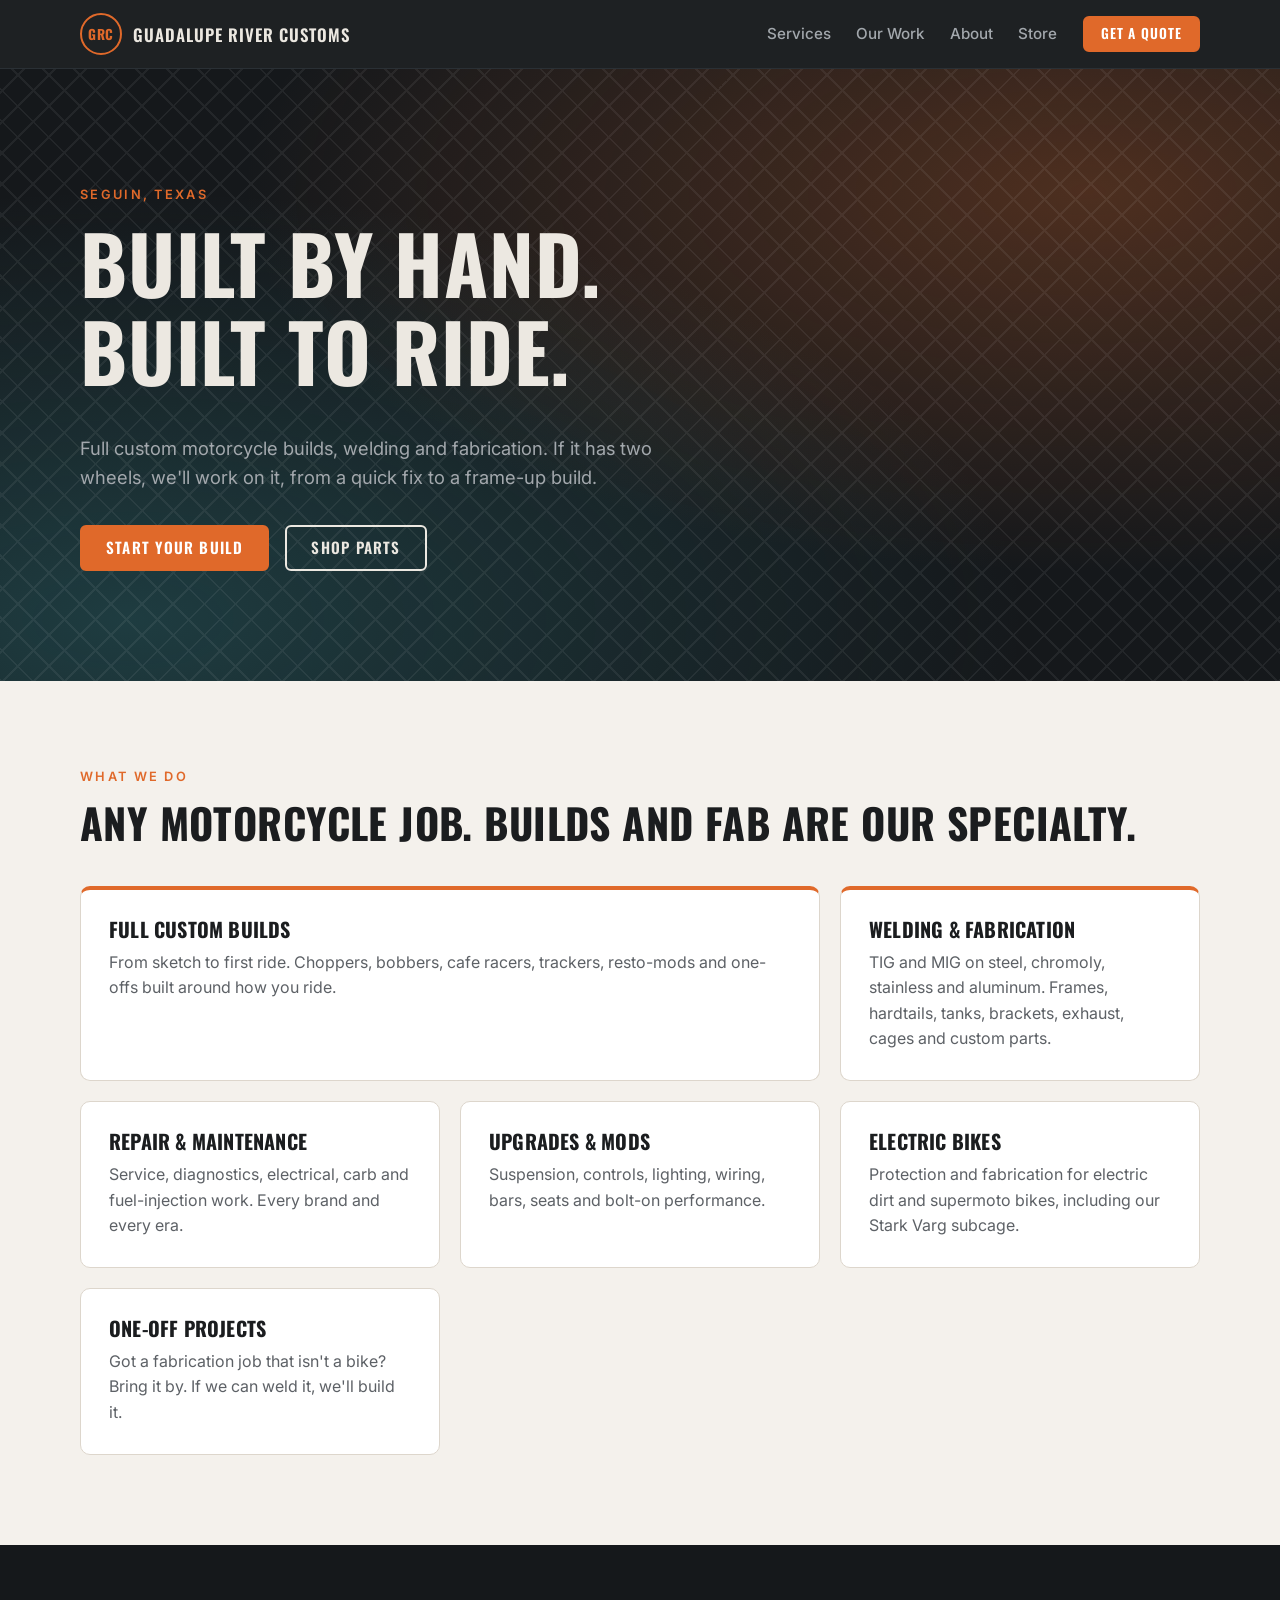
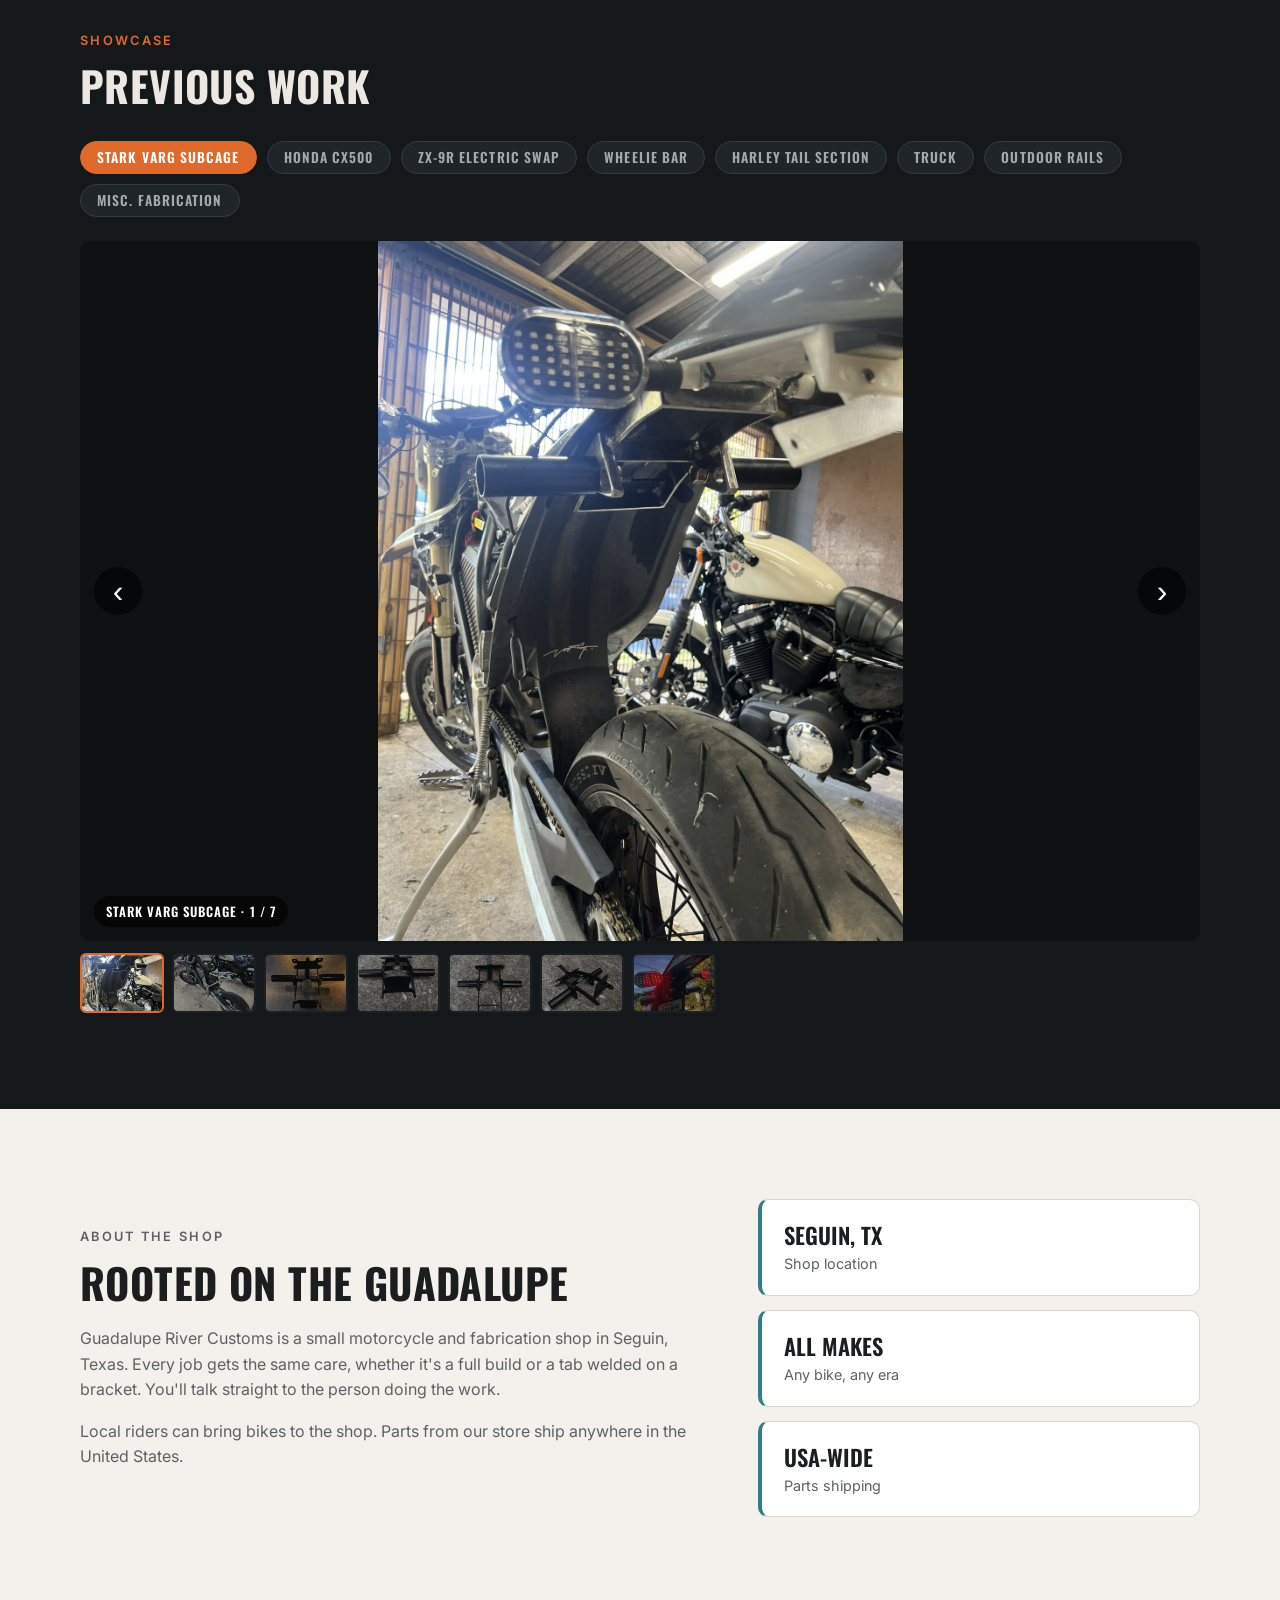
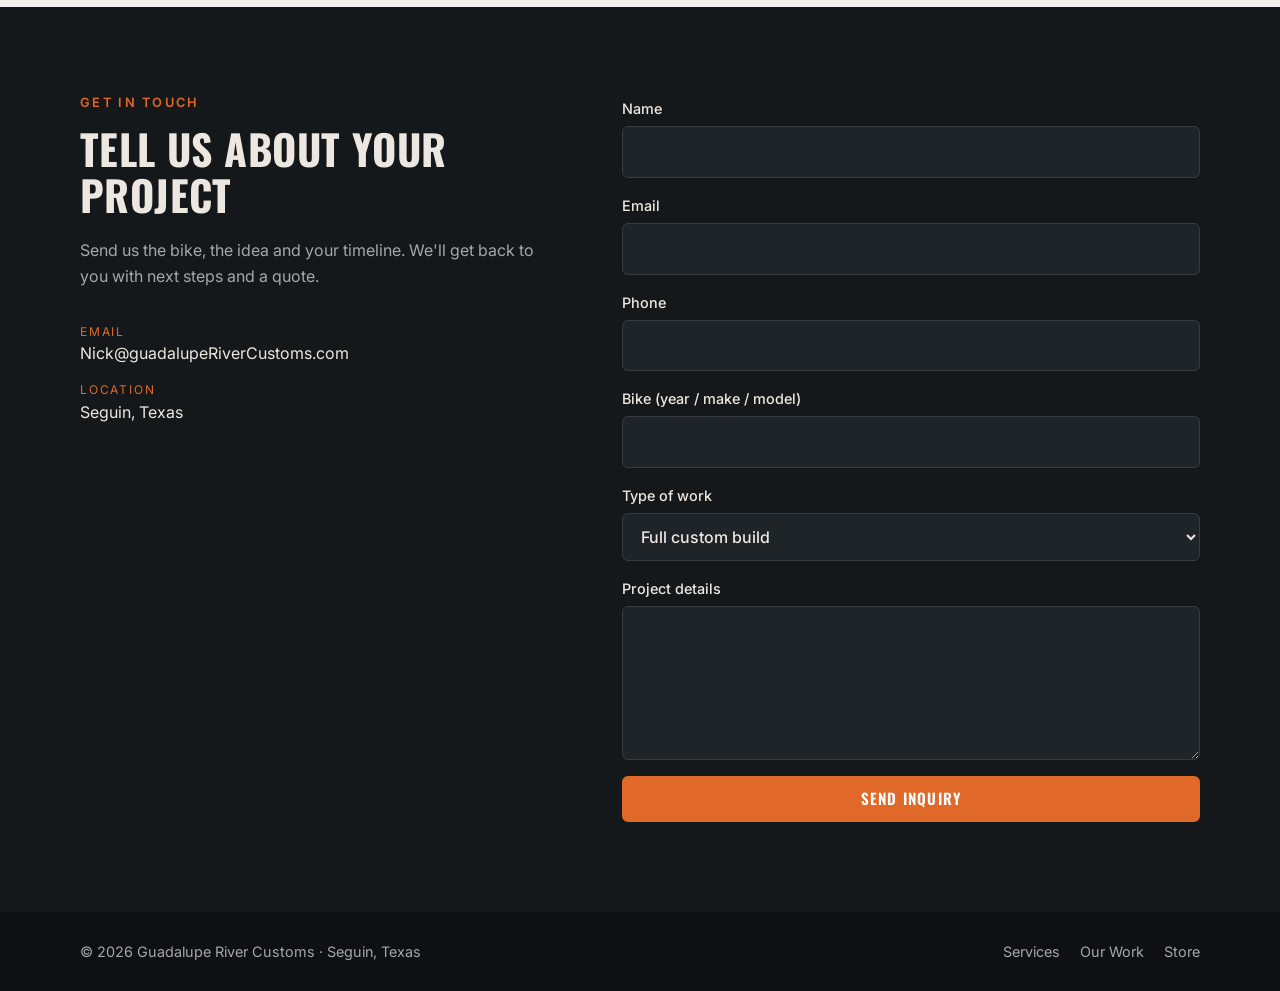
<file: index.html>
<!doctype html>
<html lang="en">
<head>
  <meta charset="utf-8">
  <meta name="viewport" content="width=device-width, initial-scale=1">
  <title>Guadalupe River Customs | Motorcycle Builds &amp; Fabrication in Seguin, TX</title>
  <meta name="description" content="Guadalupe River Customs in Seguin, Texas. Full custom motorcycle builds, repairs, welding and fabrication. Parts shipped anywhere in the USA.">
  <link rel="preconnect" href="https://fonts.googleapis.com">
  <link rel="preconnect" href="https://fonts.gstatic.com" crossorigin>
  <link href="https://fonts.googleapis.com/css2?family=Oswald:wght@500;600;700&family=Inter:wght@400;500;600&display=swap" rel="stylesheet">
  <link rel="stylesheet" href="css/styles.css">
  <link rel="icon" href="images/favicon_io/favicon.ico" sizes="any">
  <link rel="icon" type="image/png" sizes="32x32" href="images/favicon_io/favicon-32x32.png">
  <link rel="icon" type="image/png" sizes="16x16" href="images/favicon_io/favicon-16x16.png">
  <link rel="apple-touch-icon" sizes="180x180" href="images/favicon_io/apple-touch-icon.png">
  <link rel="manifest" href="images/favicon_io/site.webmanifest">
  <meta name="theme-color" content="#15181b">
</head>
<body>
  <header class="site-header">
    <div class="container nav">
      <a class="brand" href="index.html" aria-label="Guadalupe River Customs home">
        <span class="brand-mark">GRC</span>
        <span class="brand-name">Guadalupe River Customs</span>
      </a>
      <button class="nav-toggle" aria-label="Open menu" aria-expanded="false" aria-controls="nav-links">
        <span></span><span></span><span></span>
      </button>
      <nav id="nav-links" class="nav-links">
        <a href="#services">Services</a>
        <a href="#work">Our Work</a>
        <a href="#about">About</a>
        <a href="store.html">Store</a>
        <a href="#contact" class="btn btn-small">Get a Quote</a>
      </nav>
    </div>
  </header>

  <main>
    <section class="hero">
      <div class="container hero-inner">
        <p class="eyebrow">Seguin, Texas</p>
        <h1>Built by hand.<br>Built to ride.</h1>
        <p class="lead">Full custom motorcycle builds, welding and fabrication. If it has two wheels, we'll work on it, from a quick fix to a frame-up build.</p>
        <div class="hero-actions">
          <a href="#contact" class="btn">Start Your Build</a>
          <a href="store.html" class="btn btn-ghost">Shop Parts</a>
        </div>
      </div>
    </section>

    <section id="services" class="section">
      <div class="container">
        <p class="eyebrow">What we do</p>
        <h2>Any motorcycle job. Builds and fab are our specialty.</h2>
        <div class="cards">
          <article class="card card-feature">
            <h3>Full Custom Builds</h3>
            <p>From sketch to first ride. Choppers, bobbers, cafe racers, trackers, resto-mods and one-offs built around how you ride.</p>
          </article>
          <article class="card card-feature">
            <h3>Welding &amp; Fabrication</h3>
            <p>TIG and MIG on steel, chromoly, stainless and aluminum. Frames, hardtails, tanks, brackets, exhaust, cages and custom parts.</p>
          </article>
          <article class="card">
            <h3>Repair &amp; Maintenance</h3>
            <p>Service, diagnostics, electrical, carb and fuel-injection work. Every brand and every era.</p>
          </article>
          <article class="card">
            <h3>Upgrades &amp; Mods</h3>
            <p>Suspension, controls, lighting, wiring, bars, seats and bolt-on performance.</p>
          </article>
          <article class="card">
            <h3>Electric Bikes</h3>
            <p>Protection and fabrication for electric dirt and supermoto bikes, including our Stark Varg subcage.</p>
          </article>
          <article class="card">
            <h3>One-Off Projects</h3>
            <p>Got a fabrication job that isn't a bike? Bring it by. If we can weld it, we'll build it.</p>
          </article>
        </div>
      </div>
    </section>

    <section id="work" class="section section-dark">
      <div class="container">
        <p class="eyebrow">Showcase</p>
        <h2>Previous work</h2>
        <!-- Projects come from the folders in images/showcase/. After adding photos, run: python tools/build_images.py -->
        <div class="project-tabs" role="tablist" aria-label="Projects" data-project-tabs></div>
        <div class="carousel" data-carousel aria-roledescription="carousel" aria-label="Previous work">
          <div class="carousel-viewport">
            <ul class="carousel-track"></ul>
          </div>
          <button class="carousel-btn prev" aria-label="Previous photo">&#8249;</button>
          <button class="carousel-btn next" aria-label="Next photo">&#8250;</button>
          <p class="carousel-count" aria-live="polite"></p>
        </div>
        <div class="carousel-thumbs" aria-label="Choose photo"></div>
      </div>
    </section>

    <section id="about" class="section">
      <div class="container about">
        <div>
          <p class="eyebrow">About the shop</p>
          <h2>Rooted on the Guadalupe</h2>
          <p>Guadalupe River Customs is a small motorcycle and fabrication shop in Seguin, Texas. Every job gets the same care, whether it's a full build or a tab welded on a bracket. You'll talk straight to the person doing the work.</p>
          <p>Local riders can bring bikes to the shop. Parts from our store ship anywhere in the United States.</p>
        </div>
        <ul class="facts">
          <li><strong>Seguin, TX</strong><span>Shop location</span></li>
          <li><strong>All makes</strong><span>Any bike, any era</span></li>
          <li><strong>USA-wide</strong><span>Parts shipping</span></li>
        </ul>
      </div>
    </section>

    <section id="contact" class="section section-dark">
      <div class="container contact">
        <div>
          <p class="eyebrow">Get in touch</p>
          <h2>Tell us about your project</h2>
          <p>Send us the bike, the idea and your timeline. We'll get back to you with next steps and a quote.</p>
          <ul class="contact-list">
            <li><span>Email</span><a href="mailto:Nick@guadalupeRiverCustoms.com">Nick@guadalupeRiverCustoms.com</a></li>
            <li><span>Location</span>Seguin, Texas</li>
          </ul>
        </div>
        <form class="form" action="https://formspree.io/f/xoedqnzv" method="POST" data-formspree
              data-success="Thanks! Your inquiry was sent. We'll get back to you soon.">
          <input type="hidden" name="_subject" value="Project inquiry from the website">
          <label>Name<input name="name" required autocomplete="name"></label>
          <label>Email<input name="email" type="email" required autocomplete="email"></label>
          <label>Phone<input name="phone" type="tel" autocomplete="tel"></label>
          <label>Bike (year / make / model)<input name="bike"></label>
          <label>Type of work
            <select name="type_of_work">
              <option>Full custom build</option>
              <option>Welding / fabrication</option>
              <option>Repair / maintenance</option>
              <option>Upgrades / mods</option>
              <option>Something else</option>
            </select>
          </label>
          <label>Project details<textarea name="message" rows="5" required></textarea></label>
          <button type="submit" class="btn">Send Inquiry</button>
          <p class="form-status" role="status" aria-live="polite"></p>
        </form>
      </div>
    </section>
  </main>

  <footer class="site-footer">
    <div class="container footer-inner">
      <p>&copy; <span data-year></span> Guadalupe River Customs &middot; Seguin, Texas</p>
      <nav><a href="index.html#services">Services</a><a href="index.html#work">Our Work</a><a href="store.html">Store</a></nav>
    </div>
  </footer>

  <script src="js/showcase-data.js"></script>
  <script src="js/main.js"></script>
</body>
</html>
</file>
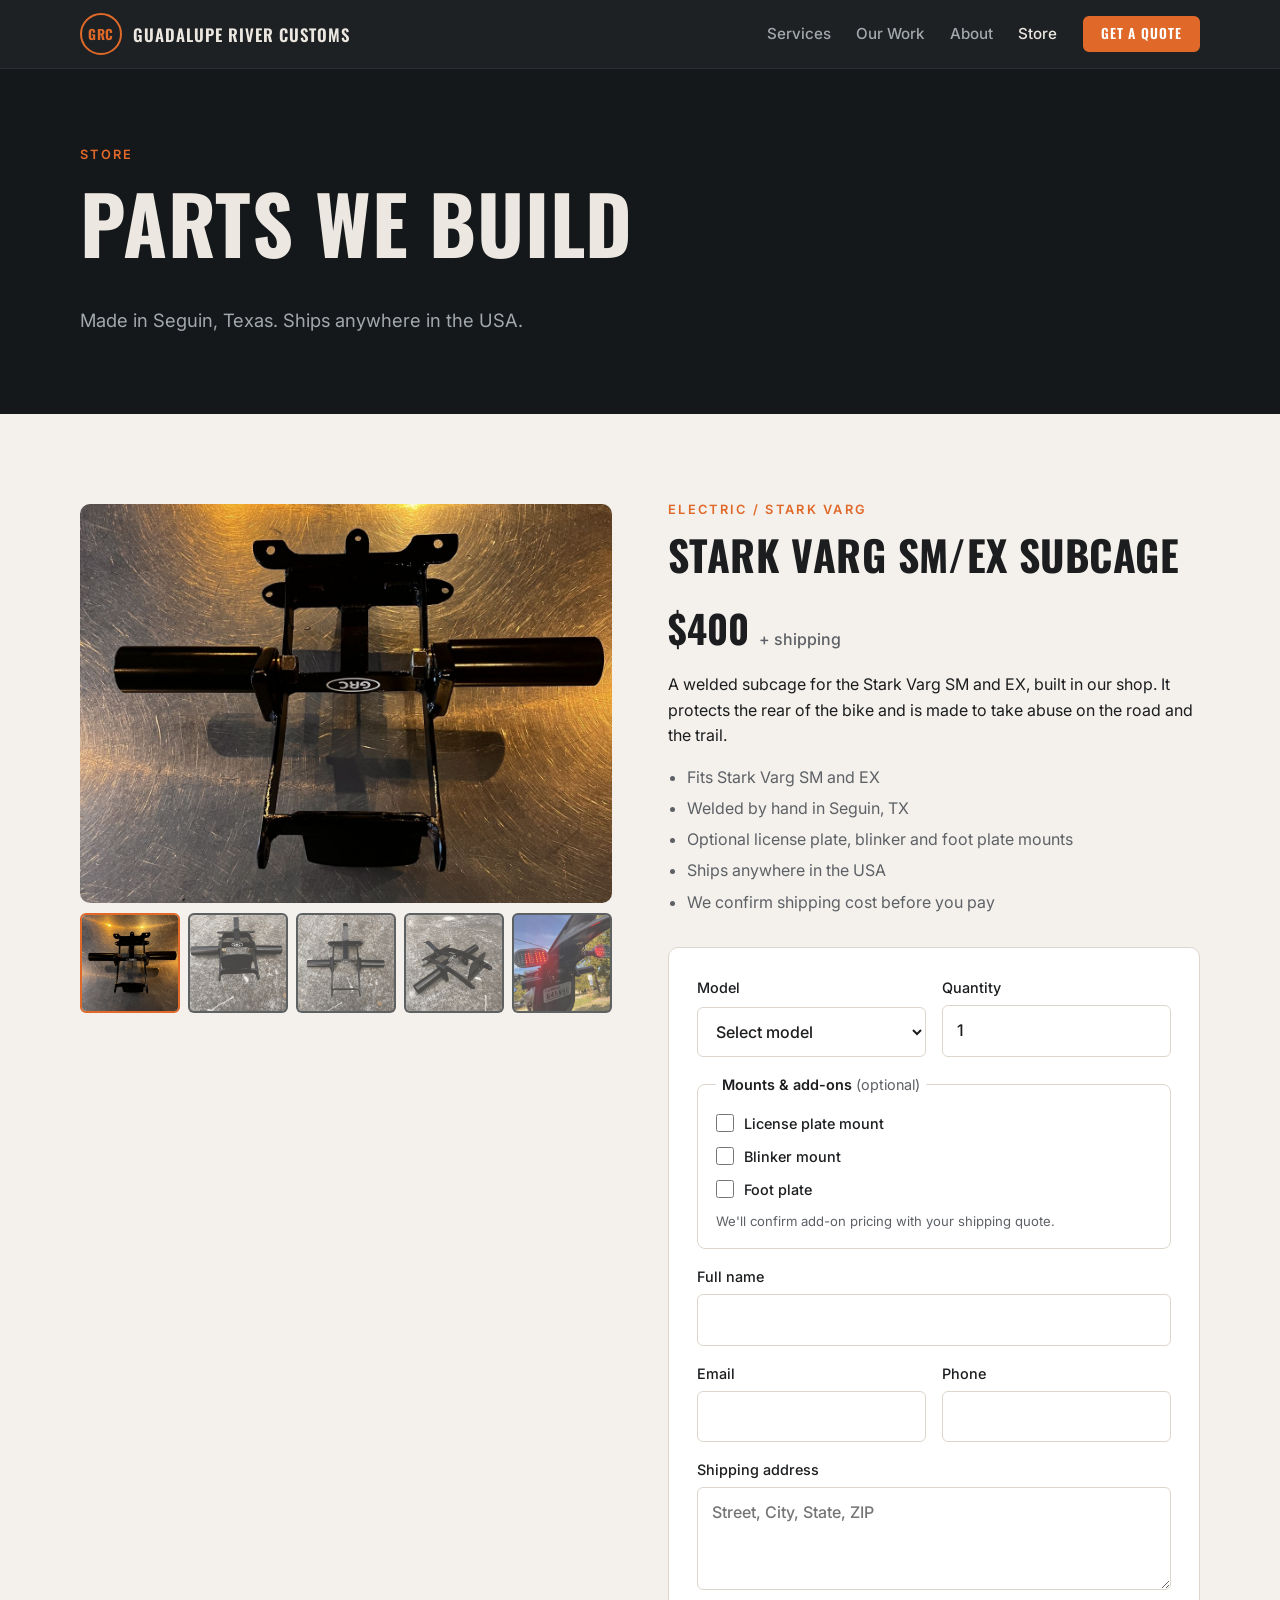
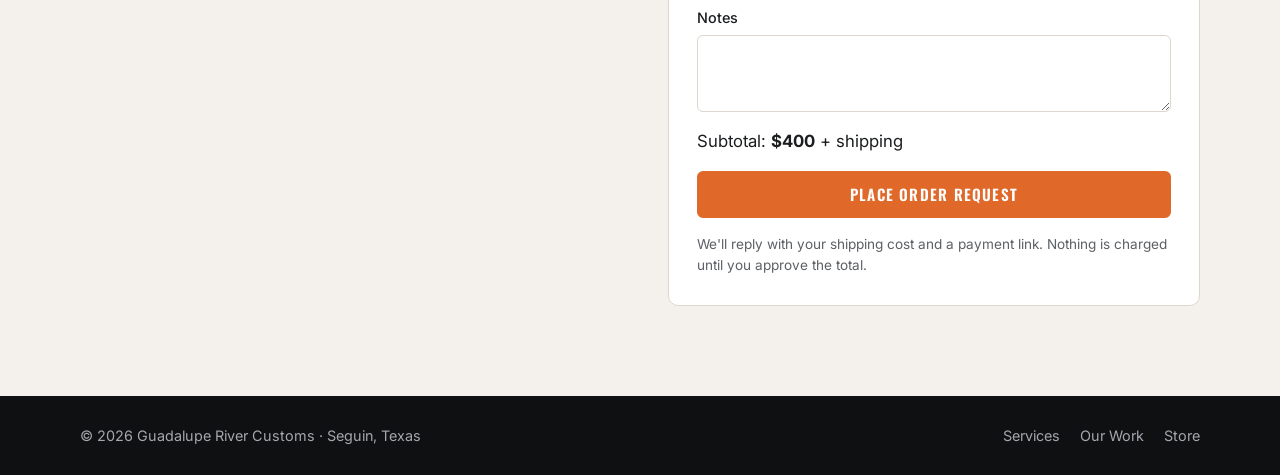
<file: store.html>
<!doctype html>
<html lang="en">
<head>
  <meta charset="utf-8">
  <meta name="viewport" content="width=device-width, initial-scale=1">
  <title>Store | Guadalupe River Customs</title>
  <meta name="description" content="Stark Varg SM/EX subcage, built in Seguin, Texas by Guadalupe River Customs. $400 plus shipping, ships anywhere in the USA.">
  <link rel="preconnect" href="https://fonts.googleapis.com">
  <link rel="preconnect" href="https://fonts.gstatic.com" crossorigin>
  <link href="https://fonts.googleapis.com/css2?family=Oswald:wght@500;600;700&family=Inter:wght@400;500;600&display=swap" rel="stylesheet">
  <link rel="stylesheet" href="css/styles.css">
  <link rel="icon" href="images/favicon_io/favicon.ico" sizes="any">
  <link rel="icon" type="image/png" sizes="32x32" href="images/favicon_io/favicon-32x32.png">
  <link rel="icon" type="image/png" sizes="16x16" href="images/favicon_io/favicon-16x16.png">
  <link rel="apple-touch-icon" sizes="180x180" href="images/favicon_io/apple-touch-icon.png">
  <link rel="manifest" href="images/favicon_io/site.webmanifest">
  <meta name="theme-color" content="#15181b">
</head>
<body>
  <header class="site-header">
    <div class="container nav">
      <a class="brand" href="index.html" aria-label="Guadalupe River Customs home">
        <span class="brand-mark">GRC</span>
        <span class="brand-name">Guadalupe River Customs</span>
      </a>
      <button class="nav-toggle" aria-label="Open menu" aria-expanded="false" aria-controls="nav-links">
        <span></span><span></span><span></span>
      </button>
      <nav id="nav-links" class="nav-links">
        <a href="index.html#services">Services</a>
        <a href="index.html#work">Our Work</a>
        <a href="index.html#about">About</a>
        <a href="store.html" aria-current="page">Store</a>
        <a href="index.html#contact" class="btn btn-small">Get a Quote</a>
      </nav>
    </div>
  </header>

  <main>
    <section class="page-head">
      <div class="container">
        <p class="eyebrow">Store</p>
        <h1>Parts we build</h1>
        <p class="lead">Made in Seguin, Texas. Ships anywhere in the USA.</p>
      </div>
    </section>

    <section class="section">
      <div class="container product">
        <div class="product-gallery" data-gallery>
          <!-- Photos are web-sized copies of images/store/StarkSubCage/. After changing them, run: python tools/build_images.py -->
          <div class="product-media">
            <img src="images/web/store/starksubcage/img-8784.jpg" alt="Stark Varg subcage, photo 1" data-gallery-main>
          </div>
          <div class="product-thumbs">
            <button type="button" aria-current="true"><img src="images/web/store/starksubcage/img-8784.jpg" alt="Show photo 1" loading="lazy"></button>
            <button type="button"><img src="images/web/store/starksubcage/img-8785.jpg" alt="Show photo 2" loading="lazy"></button>
            <button type="button"><img src="images/web/store/starksubcage/img-8786.jpg" alt="Show photo 3" loading="lazy"></button>
            <button type="button"><img src="images/web/store/starksubcage/img-8788.jpg" alt="Show photo 4" loading="lazy"></button>
            <button type="button"><img src="images/web/store/starksubcage/img-8796.jpg" alt="Show photo 5" loading="lazy"></button>
          </div>
        </div>
        <div class="product-info">
          <p class="eyebrow">Electric / Stark Varg</p>
          <h2>Stark Varg SM/EX Subcage</h2>
          <p class="price">$400 <span>+ shipping</span></p>
          <p>A welded subcage for the Stark Varg SM and EX, built in our shop. It protects the rear of the bike and is made to take abuse on the road and the trail.</p>
          <ul class="spec-list">
            <li>Fits Stark Varg SM and EX</li>
            <li>Welded by hand in Seguin, TX</li>
            <li>Optional license plate, blinker and foot plate mounts</li>
            <li>Ships anywhere in the USA</li>
            <li>We confirm shipping cost before you pay</li>
          </ul>

          <form class="form order-form" action="https://formspree.io/f/mvkaobnk" method="POST" data-formspree
                data-success="Thanks! Your order request was sent. We'll email you the shipping cost and a payment link.">
            <input type="hidden" name="_subject" value="Order request: Stark Varg SM/EX Subcage">
            <input type="hidden" name="product" value="Stark Varg SM/EX Subcage ($400 + shipping)">
            <div class="form-row">
              <label>Model
                <select name="model" required>
                  <option value="">Select model</option>
                  <option>Varg SM</option>
                  <option>Varg EX</option>
                </select>
              </label>
              <label>Quantity<input name="quantity" type="number" min="1" value="1" required data-qty></label>
            </div>

            <fieldset class="addons">
              <legend>Mounts &amp; add-ons <span>(optional)</span></legend>
              <label class="check"><input type="checkbox" name="license_plate_mount" value="Yes"> License plate mount</label>
              <label class="check"><input type="checkbox" name="blinker_mount" value="Yes"> Blinker mount</label>
              <label class="check"><input type="checkbox" name="foot_plate" value="Yes" data-footplate> Foot plate</label>
              <div class="notice" data-footplate-notice hidden>
                <p><strong>Heads up:</strong> the foot plate requires cutting the plastics on your Stark to fit.</p>
                <label class="check"><input type="checkbox" name="foot_plate_cut_ok" value="Yes, I understand the plastics must be cut" data-footplate-ack> I understand I'll need to cut my Stark's plastics</label>
              </div>
              <p class="field-note">We'll confirm add-on pricing with your shipping quote.</p>
            </fieldset>

            <label>Full name<input name="name" required autocomplete="name"></label>
            <div class="form-row">
              <label>Email<input name="email" type="email" required autocomplete="email"></label>
              <label>Phone<input name="phone" type="tel" autocomplete="tel"></label>
            </div>
            <label>Shipping address<textarea name="shipping_address" rows="3" required autocomplete="street-address" placeholder="Street, City, State, ZIP"></textarea></label>
            <label>Notes<textarea name="notes" rows="2"></textarea></label>
            <input type="hidden" name="subtotal" value="$400 + shipping" data-subtotal-field>
            <p class="order-total">Subtotal: <strong data-subtotal>$400</strong> + shipping</p>
            <button type="submit" class="btn btn-block">Place Order Request</button>
            <p class="form-status" role="status" aria-live="polite"></p>
            <p class="form-note">We'll reply with your shipping cost and a payment link. Nothing is charged until you approve the total.</p>
          </form>
        </div>
      </div>
    </section>
  </main>

  <footer class="site-footer">
    <div class="container footer-inner">
      <p>&copy; <span data-year></span> Guadalupe River Customs &middot; Seguin, Texas</p>
      <nav><a href="index.html#services">Services</a><a href="index.html#work">Our Work</a><a href="store.html">Store</a></nav>
    </div>
  </footer>

  <script src="js/main.js"></script>
</body>
</html>
</file>
<file: css/styles.css>
:root {
  --bg: #f4f1ec;
  --surface: #ffffff;
  --ink: #1b1d1f;
  --muted: #5d6166;
  --line: #ddd6cc;
  --dark: #15181b;
  --dark-2: #1f2428;
  --dark-ink: #ece8e1;
  --dark-muted: #a3a8ad;
  --accent: #e0692a;      /* spark orange */
  --accent-ink: #ffffff;
  --river: #2f7f86;       /* river teal */
  --radius: 10px;
  --max: 1160px;
  --head: "Oswald", "Arial Narrow", sans-serif;
  --body: "Inter", system-ui, -apple-system, "Segoe UI", sans-serif;
}

*, *::before, *::after { box-sizing: border-box; }
html { scroll-behavior: smooth; }
body {
  margin: 0;
  background: var(--bg);
  color: var(--ink);
  font: 16px/1.6 var(--body);
  -webkit-font-smoothing: antialiased;
}
img { max-width: 100%; display: block; }
a { color: inherit; }
h1, h2, h3 { font-family: var(--head); line-height: 1.1; margin: 0 0 .5em; letter-spacing: .01em; text-transform: uppercase; }
h1 { font-size: clamp(2.6rem, 7vw, 5rem); }
h2 { font-size: clamp(1.8rem, 4vw, 2.6rem); }
h3 { font-size: 1.25rem; }
p { margin: 0 0 1em; }

.container { width: 100%; max-width: var(--max); margin: 0 auto; padding: 0 20px; }
.eyebrow { font: 600 .8rem/1 var(--body); letter-spacing: .18em; text-transform: uppercase; color: var(--accent); margin-bottom: 1rem; }
.lead { font-size: 1.15rem; color: var(--muted); max-width: 40rem; }

/* Buttons */
.btn {
  display: inline-block; padding: .85rem 1.5rem; border: 2px solid var(--accent); border-radius: 6px;
  background: var(--accent); color: var(--accent-ink); font: 600 .95rem/1 var(--head); letter-spacing: .08em;
  text-transform: uppercase; text-decoration: none; cursor: pointer; transition: background .2s, color .2s, transform .1s;
}
.btn:hover { background: #c85a20; border-color: #c85a20; }
.btn:active { transform: translateY(1px); }
.btn-ghost { background: transparent; color: var(--dark-ink); border-color: var(--dark-ink); }
.btn-ghost:hover { background: var(--dark-ink); color: var(--dark); border-color: var(--dark-ink); }
.btn-small { padding: .55rem 1rem; font-size: .85rem; }
.btn-block { width: 100%; }
:focus-visible { outline: 3px solid var(--river); outline-offset: 2px; }

/* Header */
.site-header { position: sticky; top: 0; z-index: 50; background: rgba(21, 24, 27, .96); color: var(--dark-ink); border-bottom: 1px solid #2a3035; }
.nav { display: flex; align-items: center; justify-content: space-between; height: 68px; }
.brand { display: flex; align-items: center; gap: .7rem; text-decoration: none; }
.brand-mark { display: grid; place-items: center; width: 42px; height: 42px; border: 2px solid var(--accent); border-radius: 50%; font: 700 .85rem var(--head); color: var(--accent); letter-spacing: .05em; }
.brand-name { font: 600 1.05rem var(--head); letter-spacing: .06em; text-transform: uppercase; }
.nav-links { display: flex; align-items: center; gap: 1.6rem; }
.nav-links a:not(.btn) { text-decoration: none; font-weight: 500; font-size: .95rem; color: var(--dark-muted); transition: color .2s; }
.nav-links a:not(.btn):hover, .nav-links a[aria-current="page"] { color: var(--dark-ink); }
.nav-toggle { display: none; background: none; border: 0; padding: 8px; cursor: pointer; }
.nav-toggle span { display: block; width: 24px; height: 2px; margin: 5px 0; background: var(--dark-ink); transition: transform .2s, opacity .2s; }

/* Hero */
.hero {
  position: relative; color: var(--dark-ink); padding: 120px 0 110px;
  background:
    radial-gradient(ellipse at 85% 20%, rgba(224, 105, 42, .28), transparent 55%),
    radial-gradient(ellipse at 10% 90%, rgba(47, 127, 134, .35), transparent 55%),
    var(--dark);
  overflow: hidden;
}
.hero::after { /* subtle diamond-plate texture */
  content: ""; position: absolute; inset: 0; pointer-events: none; opacity: .06;
  background-image: repeating-linear-gradient(45deg, #fff 0 2px, transparent 2px 22px), repeating-linear-gradient(-45deg, #fff 0 2px, transparent 2px 22px);
}
.hero-inner { position: relative; z-index: 1; }
.hero .lead { color: var(--dark-muted); }
.hero-actions { display: flex; flex-wrap: wrap; gap: 1rem; margin-top: 2rem; }

/* Sections */
.section { padding: 90px 0; }
.section-dark { background: var(--dark); color: var(--dark-ink); }
.section-dark .lead, .section-dark p { color: var(--dark-muted); }
.section-dark h2 { color: var(--dark-ink); }
.section-dark .eyebrow, .page-head .eyebrow { color: var(--accent); }
.page-head { background: var(--dark); color: var(--dark-ink); padding: 80px 0 60px; }
.page-head .lead { color: var(--dark-muted); }

/* Cards */
.cards { display: grid; grid-template-columns: repeat(3, 1fr); gap: 20px; margin-top: 2.5rem; }
.card { background: var(--surface); border: 1px solid var(--line); border-radius: var(--radius); padding: 28px; }
.card p { color: var(--muted); margin: 0; }
.card-feature { grid-column: span 1; border-top: 4px solid var(--accent); }
.card-feature:first-child { grid-column: span 2; }
.card-feature:nth-child(2) { grid-column: span 1; }

/* Showcase project tabs */
.project-tabs { display: flex; flex-wrap: wrap; gap: 10px; margin-top: 2rem; }
.project-tabs button {
  padding: .55rem 1rem; border-radius: 999px; border: 1px solid #343b41; background: var(--dark-2); color: var(--dark-muted);
  font: 600 .85rem/1 var(--head); letter-spacing: .08em; text-transform: uppercase; cursor: pointer; transition: background .2s, color .2s, border-color .2s;
}
.project-tabs button:hover { color: var(--dark-ink); border-color: var(--dark-muted); }
.project-tabs button[aria-selected="true"] { background: var(--accent); border-color: var(--accent); color: var(--accent-ink); }

/* Carousel */
.carousel { position: relative; margin-top: 1.5rem; }
.carousel-viewport { overflow: hidden; border-radius: var(--radius); background: #0e1012; }
.carousel-track { display: flex; margin: 0; padding: 0; list-style: none; transition: transform .5s ease; }
.carousel-slide { position: relative; flex: 0 0 100%; aspect-ratio: 16 / 10; }
.carousel-slide img, .carousel-slide video { width: 100%; height: 100%; object-fit: contain; background: #0e1012; }
.carousel-count {
  position: absolute; left: 14px; bottom: 14px; margin: 0; padding: 6px 12px; border-radius: 999px;
  background: rgba(0, 0, 0, .6); color: #fff !important; font: 600 .8rem var(--head); letter-spacing: .08em; text-transform: uppercase; pointer-events: none;
}
.carousel-btn {
  position: absolute; top: 50%; transform: translateY(-50%); width: 48px; height: 48px; border-radius: 50%;
  border: 0; background: rgba(0, 0, 0, .55); color: #fff; font-size: 2rem; line-height: 1; cursor: pointer; transition: background .2s;
}
.carousel-btn:hover { background: var(--accent); }
.carousel-btn.prev { left: 14px; }
.carousel-btn.next { right: 14px; }
.carousel-thumbs { display: flex; gap: 8px; margin-top: 12px; overflow-x: auto; padding-bottom: 6px; scrollbar-width: thin; }
.carousel-thumbs button {
  flex: 0 0 auto; width: 84px; height: 60px; padding: 0; border: 2px solid transparent; border-radius: 6px; overflow: hidden;
  background: var(--dark-2); cursor: pointer; opacity: .6; transition: opacity .2s, border-color .2s;
}
.carousel-thumbs button:hover { opacity: 1; }
.carousel-thumbs button[aria-current="true"] { opacity: 1; border-color: var(--accent); }
.carousel-thumbs img { width: 100%; height: 100%; object-fit: cover; }
.carousel-thumbs .is-video::before { content: "B6"; display: grid; place-items: center; height: 100%; color: #fff; font-size: 1.2rem; }

/* About */
.about { display: grid; grid-template-columns: 1.4fr 1fr; gap: 60px; align-items: center; }
.about p { color: var(--muted); }
.facts { list-style: none; margin: 0; padding: 0; display: grid; gap: 14px; }
.facts li { background: var(--surface); border: 1px solid var(--line); border-left: 4px solid var(--river); border-radius: var(--radius); padding: 18px 22px; }
.facts strong { display: block; font: 600 1.4rem var(--head); text-transform: uppercase; }
.facts span { color: var(--muted); font-size: .9rem; }

/* Contact + forms */
.contact { display: grid; grid-template-columns: 1fr 1.2fr; gap: 60px; }
.contact-list { list-style: none; padding: 0; margin: 2rem 0 0; display: grid; gap: 14px; }
.contact-list li { display: flex; flex-direction: column; color: var(--dark-ink); }
.contact-list span { font-size: .75rem; letter-spacing: .15em; text-transform: uppercase; color: var(--accent); }
.contact-list a { color: var(--dark-ink); text-decoration: none; overflow-wrap: anywhere; }
.contact-list a:hover { color: var(--accent); }

.form { display: grid; gap: 16px; }
.form label { display: grid; gap: 6px; font-size: .9rem; font-weight: 500; }
.form input, .form select, .form textarea {
  width: 100%; padding: .75rem .9rem; border-radius: 6px; font: inherit; font-size: 1rem;
  border: 1px solid var(--line); background: var(--surface); color: var(--ink);
}
.form textarea { resize: vertical; }
.section-dark .form label { color: var(--dark-ink); }
.section-dark .form input, .section-dark .form select, .section-dark .form textarea { background: var(--dark-2); border-color: #343b41; color: var(--dark-ink); }
.form-row { display: grid; grid-template-columns: 1fr 1fr; gap: 16px; }
.form-note { font-size: .85rem; color: var(--muted); margin: 0; }
.section-dark .form-note { color: var(--dark-muted); }

/* Product */
.product { display: grid; grid-template-columns: 1fr 1fr; gap: 56px; align-items: start; }
.product-gallery { position: sticky; top: 96px; }
.product-media { aspect-ratio: 4 / 3; border-radius: var(--radius); overflow: hidden; background: var(--dark-2); }
.product-media img { width: 100%; height: 100%; object-fit: cover; }
.product-thumbs { display: grid; grid-template-columns: repeat(5, 1fr); gap: 8px; margin-top: 10px; }
.product-thumbs button { padding: 0; aspect-ratio: 1; border: 2px solid transparent; border-radius: 6px; overflow: hidden; cursor: pointer; background: var(--dark-2); opacity: .7; transition: opacity .2s, border-color .2s; }
.product-thumbs button:hover { opacity: 1; }
.product-thumbs button[aria-current="true"] { opacity: 1; border-color: var(--accent); }
.product-thumbs img { width: 100%; height: 100%; object-fit: cover; }
.price { font: 700 2.4rem var(--head); margin: .2rem 0 1rem; }
.price span { font: 500 1rem var(--body); color: var(--muted); }
.spec-list { padding-left: 1.2rem; margin: 0 0 2rem; color: var(--muted); }
.spec-list li { margin-bottom: .35rem; }
.order-form { background: var(--surface); border: 1px solid var(--line); border-radius: var(--radius); padding: 28px; }
.order-total { margin: 0; font-size: 1.05rem; }
.addons { margin: 0; padding: 16px 18px; border: 1px solid var(--line); border-radius: 8px; display: grid; gap: 10px; }
.addons legend { padding: 0 6px; font-weight: 600; font-size: .9rem; }
.addons legend span { font-weight: 400; color: var(--muted); }
.form .check { display: flex; align-items: center; gap: 10px; font-weight: 500; cursor: pointer; }
.form .check input { width: 18px; height: 18px; margin: 0; flex: 0 0 auto; accent-color: var(--accent); }
.notice { background: #fff4ec; border: 1px solid #f2c4a6; border-left: 4px solid var(--accent); border-radius: 6px; padding: 12px 14px; display: grid; gap: 8px; }
.notice[hidden] { display: none; }
.notice p { margin: 0; font-size: .9rem; color: #7a3a14; }
.notice .check { font-size: .9rem; color: #7a3a14; }
.field-note { margin: 0; font-size: .82rem; color: var(--muted); }
.form-status { margin: 0; font-size: .95rem; min-height: 0; }
.form-status:empty { display: none; }
.form-status.is-success { color: #1f7a4d; font-weight: 600; }
.form-status.is-error { color: #b42318; font-weight: 600; }
.section-dark .form-status.is-success { color: #5fd39a; }
.section-dark .form-status.is-error { color: #ff8a7a; }
button:disabled { opacity: .6; cursor: progress; }

/* Footer */
.site-footer { background: #0e1012; color: var(--dark-muted); padding: 28px 0; font-size: .9rem; }
.footer-inner { display: flex; flex-wrap: wrap; justify-content: space-between; align-items: center; gap: 12px; }
.footer-inner p { margin: 0; }
.footer-inner nav { display: flex; gap: 20px; }
.footer-inner a { text-decoration: none; }
.footer-inner a:hover { color: var(--accent); }

/* Responsive */
@media (max-width: 900px) {
  .cards { grid-template-columns: 1fr 1fr; }
  .card-feature:first-child { grid-column: span 2; }
  .about, .contact, .product { grid-template-columns: 1fr; gap: 40px; }
  .product-gallery { position: relative; top: 0; }
}
@media (max-width: 720px) {
  .container { padding: 0 16px; }
  .nav-toggle { display: block; }
  .brand-name { font-size: .9rem; }
  .nav-links {
    position: absolute; top: 68px; left: 0; right: 0; flex-direction: column; align-items: stretch; gap: 0;
    background: var(--dark); border-bottom: 1px solid #2a3035; padding: 8px 16px 20px; display: none;
  }
  .nav-links.is-open { display: flex; }
  .nav-links a:not(.btn) { padding: 14px 0; border-bottom: 1px solid #2a3035; }
  .nav-links .btn { margin-top: 14px; text-align: center; }
  .nav-toggle[aria-expanded="true"] span:nth-child(1) { transform: translateY(7px) rotate(45deg); }
  .nav-toggle[aria-expanded="true"] span:nth-child(2) { opacity: 0; }
  .nav-toggle[aria-expanded="true"] span:nth-child(3) { transform: translateY(-7px) rotate(-45deg); }
  .hero { padding: 80px 0 70px; }
  .section { padding: 64px 0; }
  .cards { grid-template-columns: 1fr; }
  .card-feature:first-child { grid-column: auto; }
  .form-row { grid-template-columns: 1fr; }
  .carousel-slide { aspect-ratio: 4 / 3; }
  .carousel-thumbs button { width: 64px; height: 48px; }
  .carousel-btn { width: 40px; height: 40px; font-size: 1.6rem; }
  .order-form { padding: 20px; }
}
@media (prefers-reduced-motion: reduce) {
  html { scroll-behavior: auto; }
  .carousel-track { transition: none; }
}
</file>
